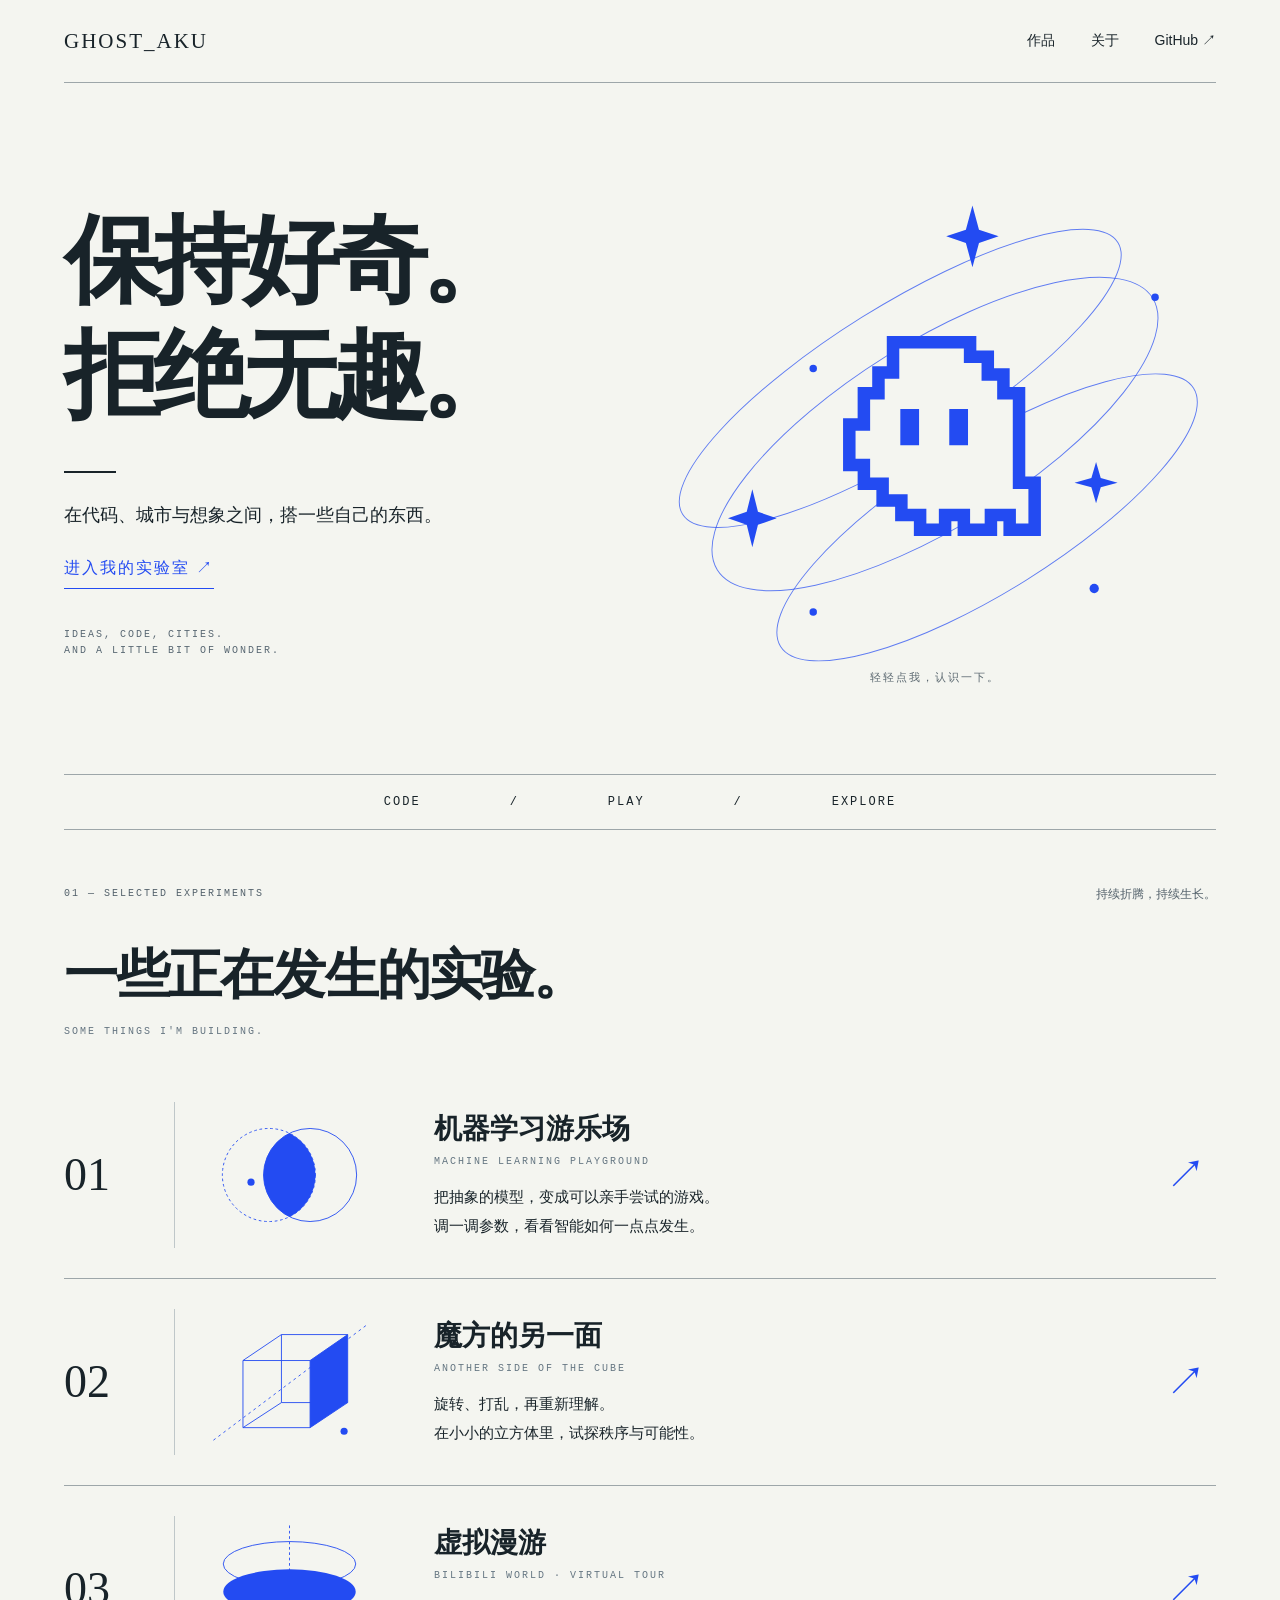
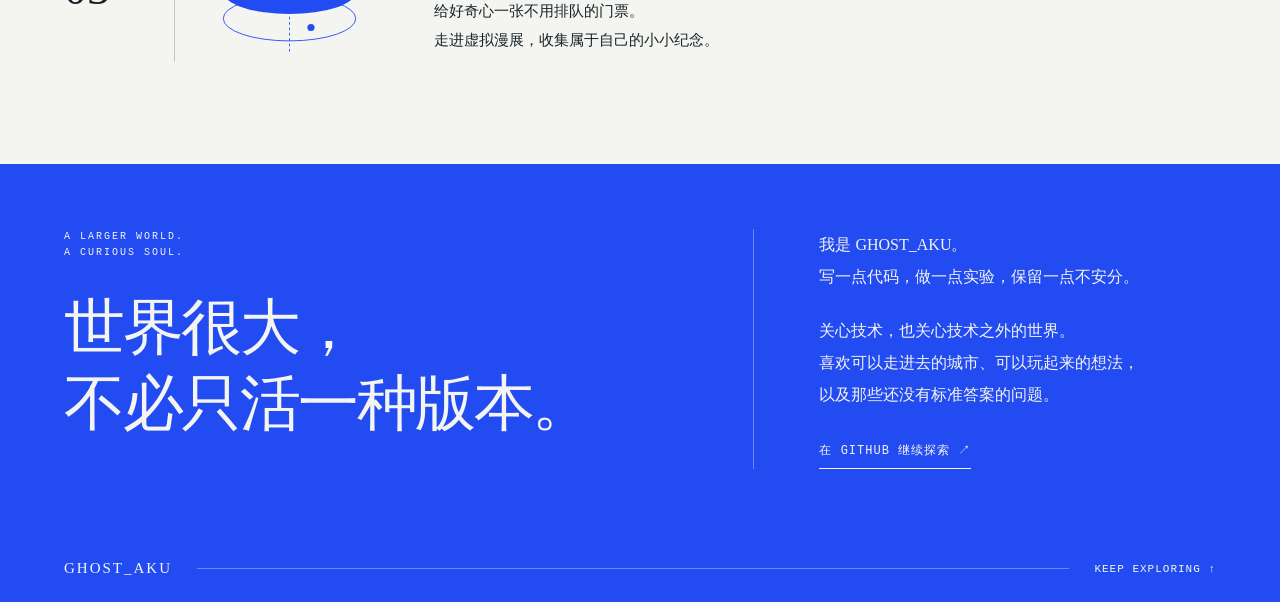
<file: index.html>
<!doctype html>
<html lang="zh-CN">
<head>
<meta charset="UTF-8"><meta name="viewport" content="width=device-width,initial-scale=1">
<title>GHOST_AKU — 保持好奇，拒绝无趣</title>
<meta name="description" content="GHOST_AKU 的个人宇宙。在代码、城市与想象之间，搭一些自己的东西。探索机器学习游乐场、魔方实验与虚拟漫游。">
<meta name="theme-color" content="#f4f5f0"><meta property="og:title" content="GHOST_AKU — 保持好奇，拒绝无趣"><meta property="og:description" content="在代码、城市与想象之间，搭一些自己的东西。"><meta property="og:type" content="website"><meta property="og:url" content="https://ghost-aku.github.io/">
<link rel="icon" type="image/svg+xml" href="./home/ghost.svg"><link rel="stylesheet" href="./home/style.css"><script defer src="./home/app.js"></script>
</head>
<body>
<a class="skip" href="#projects">跳到作品</a>
<header class="wrap"><a class="brand" href="./" aria-label="GHOST_AKU 首页">GHOST_AKU</a><nav aria-label="主导航"><a href="#projects">作品</a><a href="#about">关于</a><a href="https://github.com/GHOST-AKU">GitHub ↗</a></nav></header>
<main>
<section class="hero wrap" aria-labelledby="hero-title">
<div class="hero-copy"><h1 id="hero-title"><span>保持好奇。</span><span>拒绝无趣。</span></h1><p class="intro">在代码、城市与想象之间，搭一些自己的东西。</p><a class="text-link" href="#projects">进入我的实验室 <span class="arrow">↗</span></a><p class="micro hero-note">IDEAS, CODE, CITIES.<br>AND A LITTLE BIT OF WONDER.</p></div>
<div class="universe"><svg viewBox="0 0 600 600" aria-hidden="true"><g transform="rotate(-32 300 300)"><ellipse class="orbit" cx="300" cy="230" rx="274" ry="77"/><ellipse class="orbit orbit-b" cx="300" cy="300" rx="274" ry="98"/><ellipse class="orbit orbit-c" cx="300" cy="405" rx="260" ry="79"/></g><g fill="currentColor"><path class="spark" d="M340 56l7 26 21 7-21 7-7 26-7-26-21-7 21-7z"/><path class="spark" d="M105 359l6 24 20 7-20 7-6 24-6-24-20-7 20-7z"/><path d="M472 330l5 17 18 5-18 5-5 17-5-17-18-5 18-5z"/><circle cx="170" cy="230" r="4"/><circle cx="535" cy="154" r="4"/><circle cx="470" cy="465" r="5"/><circle cx="170" cy="490" r="4"/></g></svg><p class="ghost-reply" role="status" aria-live="polite"></p><button class="ghost-button" type="button" aria-label="和小幽灵打招呼"><svg viewBox="0 0 230 250" aria-hidden="true"><path class="ghost-body" d="M72 30h74v14h17v17h15v18h15v86h15v45h-24v-14h-18v14h-26v-14h-18v14H98v-14H80v-14H62v-16H44v-18H30v-39h14V79h14V59h14z"/><g class="eyes"><path d="M79 94h18v35H79zm47 0h18v35h-18z"/></g></svg></button><p class="ghost-hint">轻轻点我，认识一下。</p></div>
</section>
<div class="taxonomy wrap" aria-hidden="true"><span>CODE</span><span>/</span><span>PLAY</span><span>/</span><span>EXPLORE</span></div>
<section class="projects wrap" id="projects" aria-labelledby="project-title"><div class="section-top"><span class="micro">01 — SELECTED EXPERIMENTS</span><span>持续折腾，持续生长。</span></div><h2 id="project-title">一些正在发生的实验。</h2><p class="micro subheading">SOME THINGS I'M BUILDING.</p>
<a class="project" href="https://github.com/GHOST-AKU/gbm-gradient-game"><span class="number">01</span><div class="project-art" aria-hidden="true"><svg viewBox="0 0 200 150"><defs><clipPath id="lens"><circle cx="77" cy="75" r="52"/></clipPath></defs><circle cx="77" cy="75" r="52" fill="none" stroke="currentColor" stroke-dasharray="3 3"/><circle cx="123" cy="75" r="52" fill="none" stroke="currentColor"/><circle cx="123" cy="75" r="52" fill="currentColor" clip-path="url(#lens)"/><circle cx="57" cy="83" r="4" fill="currentColor"/></svg></div><div><h3>机器学习游乐场</h3><div class="english">MACHINE LEARNING PLAYGROUND</div><p>把抽象的模型，变成可以亲手尝试的游戏。<br>调一调参数，看看智能如何一点点发生。</p></div><span class="project-arrow" aria-hidden="true">↗</span></a>
<a class="project" href="https://github.com/GHOST-AKU/aku-rubik"><span class="number">02</span><div class="project-art" aria-hidden="true"><svg viewBox="0 0 200 150"><g stroke="currentColor" fill="none"><path d="M48 51h75v75H48zM48 51l43-29h74v76l-42 28M123 51l42-29M91 22v76H165M48 126l43-28"/><path d="M15 140L188 10" stroke-dasharray="3 4"/></g><path d="M123 51l42-29v76l-42 28z" fill="currentColor"/><circle cx="161" cy="130" r="4" fill="currentColor"/></svg></div><div><h3>魔方的另一面</h3><div class="english">ANOTHER SIDE OF THE CUBE</div><p>旋转、打乱，再重新理解。<br>在小小的立方体里，试探秩序与可能性。</p></div><span class="project-arrow" aria-hidden="true">↗</span></a>
<a class="project" href="./bw/"><span class="number">03</span><div class="project-art" aria-hidden="true"><svg viewBox="0 0 200 150"><g fill="none" stroke="currentColor"><ellipse cx="100" cy="47" rx="74" ry="25"/><ellipse cx="100" cy="108" rx="74" ry="25"/><path d="M100 4v142" stroke-dasharray="3 3"/></g><ellipse cx="100" cy="78" rx="74" ry="25" fill="currentColor"/><circle cx="124" cy="118" r="4" fill="currentColor"/></svg></div><div><h3>虚拟漫游</h3><div class="english">BILIBILI WORLD · VIRTUAL TOUR</div><p>给好奇心一张不用排队的门票。<br>走进虚拟漫展，收集属于自己的小小纪念。</p></div><span class="project-arrow" aria-hidden="true">↗</span></a>
</section>
<section class="about" id="about" aria-labelledby="about-title"><div class="wrap"><div class="about-grid"><div><div class="micro">A LARGER WORLD.<br>A CURIOUS SOUL.</div><h2 id="about-title">世界很大，<br>不必只活一种版本。</h2></div><div class="about-body"><p>我是 GHOST_AKU。<br>写一点代码，做一点实验，保留一点不安分。</p><p>关心技术，也关心技术之外的世界。<br>喜欢可以走进去的城市、可以玩起来的想法，<br>以及那些还没有标准答案的问题。</p><a class="text-link" href="https://github.com/GHOST-AKU">在 GITHUB 继续探索 ↗</a></div></div><footer class="footer"><span class="brand">GHOST_AKU</span><a href="#hero-title">KEEP EXPLORING ↑</a></footer></div></section>
</main>
</body></html>
</file>
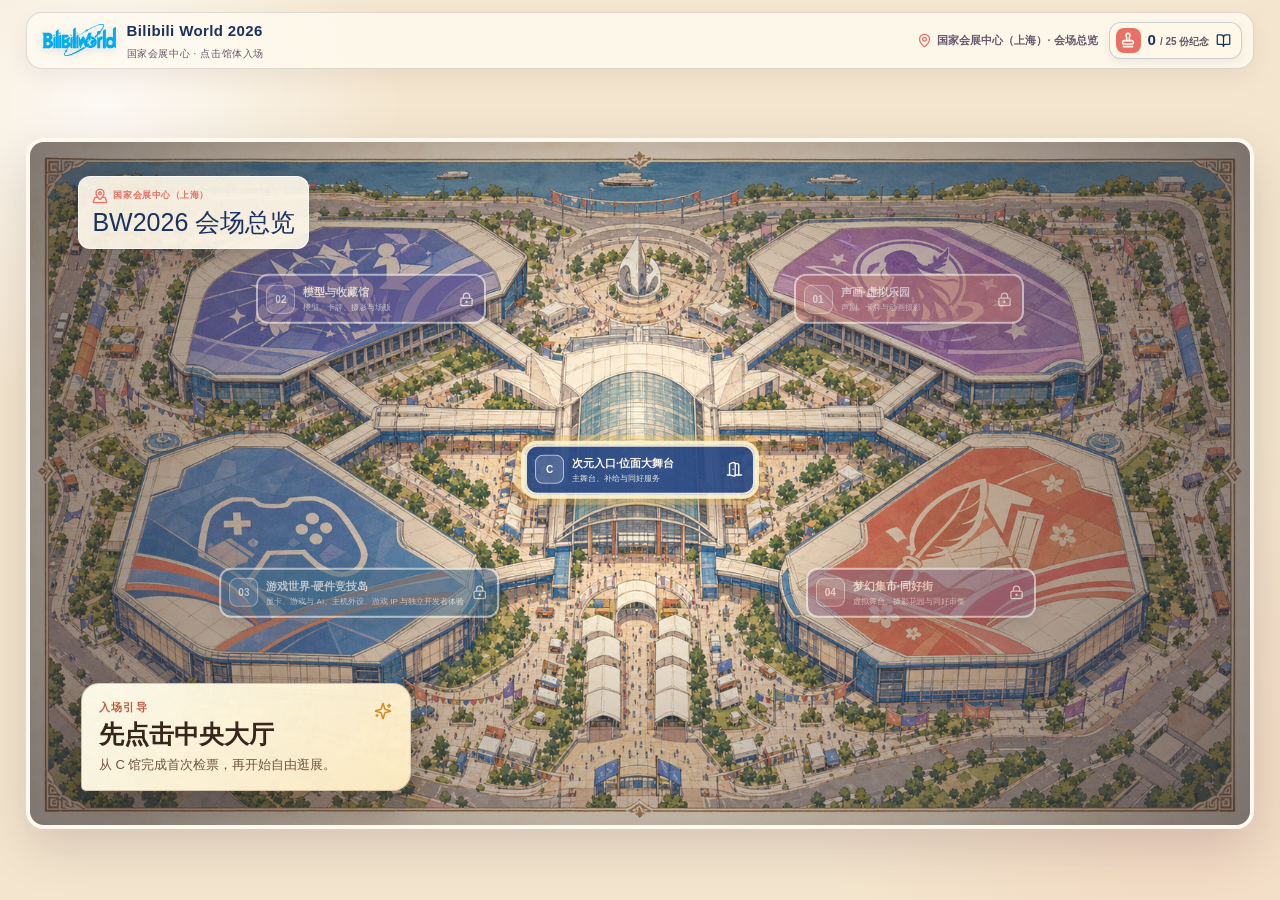
<file: bw/index.html>
<!DOCTYPE html><html lang="zh-CN"><head><meta charSet="utf-8"/><meta name="viewport" content="width=device-width, initial-scale=1"/><link rel="preload" as="image" href="/assets/bilibiliworld-classic-logo-autotraced.svg"/><link rel="preload" as="image" href="/assets/maps/national-expo-overview-v1.png"/><link rel="stylesheet" href="/assets/index-C6x9zx_G.css" data-rsc-css-href="/assets/index-C6x9zx_G.css" data-precedence="vite-rsc/importer-resources"/><link rel="modulepreload" href="/assets/layout-segment-context-DdiTZ9QZ.js" crossorigin=""/><link rel="modulepreload" href="/assets/rolldown-runtime-S-ySWqyJ.js" crossorigin=""/><link rel="modulepreload" href="/assets/index-PcjNE1Pn.js" crossorigin=""/><link rel="modulepreload" href="/assets/framework-CXnKph_e.js" crossorigin=""/><link rel="modulepreload" href="/assets/VirtualTour-D9knFum3.js" crossorigin=""/><title>Bilibili World 2026 · 虚拟逛展</title><meta name="description" content="Bilibili World 2026 虚拟逛展：进入主题馆，体验舞台、试玩、场贩、无料与同好路线。"/><link rel="shortcut icon" href="/favicon.svg"/><link rel="icon" href="/favicon.svg"/><script>self.__VINEXT_RSC_PARAMS__={}</script><script>self.__VINEXT_RSC_NAV__={"pathname":"/","searchParams":[]}</script><link rel="modulepreload" href="/assets/index-PcjNE1Pn.js" />
<style data-vinext-fonts>/* cyrillic-ext */
@font-face {
  font-family: 'Geist';
  font-style: normal;
  font-weight: 100 900;
  font-display: swap;
  src: url(/assets/_vinext_fonts/geist-8ac0455e797f/geist-ff2310f5.woff2) format('woff2');
  unicode-range: U+0460-052F, U+1C80-1C8A, U+20B4, U+2DE0-2DFF, U+A640-A69F, U+FE2E-FE2F;
}
/* cyrillic */
@font-face {
  font-family: 'Geist';
  font-style: normal;
  font-weight: 100 900;
  font-display: swap;
  src: url(/assets/_vinext_fonts/geist-8ac0455e797f/geist-875ccdd4.woff2) format('woff2');
  unicode-range: U+0301, U+0400-045F, U+0490-0491, U+04B0-04B1, U+2116;
}
/* vietnamese */
@font-face {
  font-family: 'Geist';
  font-style: normal;
  font-weight: 100 900;
  font-display: swap;
  src: url(/assets/_vinext_fonts/geist-8ac0455e797f/geist-52306abf.woff2) format('woff2');
  unicode-range: U+0102-0103, U+0110-0111, U+0128-0129, U+0168-0169, U+01A0-01A1, U+01AF-01B0, U+0300-0301, U+0303-0304, U+0308-0309, U+0323, U+0329, U+1EA0-1EF9, U+20AB;
}
/* latin-ext */
@font-face {
  font-family: 'Geist';
  font-style: normal;
  font-weight: 100 900;
  font-display: swap;
  src: url(/assets/_vinext_fonts/geist-8ac0455e797f/geist-001175b1.woff2) format('woff2');
  unicode-range: U+0100-02BA, U+02BD-02C5, U+02C7-02CC, U+02CE-02D7, U+02DD-02FF, U+0304, U+0308, U+0329, U+1D00-1DBF, U+1E00-1E9F, U+1EF2-1EFF, U+2020, U+20A0-20AB, U+20AD-20C0, U+2113, U+2C60-2C7F, U+A720-A7FF;
}
/* latin */
@font-face {
  font-family: 'Geist';
  font-style: normal;
  font-weight: 100 900;
  font-display: swap;
  src: url(/assets/_vinext_fonts/geist-8ac0455e797f/geist-98bbbccb.woff2) format('woff2');
  unicode-range: U+0000-00FF, U+0131, U+0152-0153, U+02BB-02BC, U+02C6, U+02DA, U+02DC, U+0304, U+0308, U+0329, U+2000-206F, U+20AC, U+2122, U+2191, U+2193, U+2212, U+2215, U+FEFF, U+FFFD;
}

.__font_geist_0wx5s08 { font-family: 'Geist', sans-serif; }

.__variable_geist_0wx5s08 { --font-geist-sans: 'Geist', sans-serif; }

/* cyrillic-ext */
@font-face {
  font-family: 'Geist Mono';
  font-style: normal;
  font-weight: 100 900;
  font-display: swap;
  src: url(/assets/_vinext_fonts/geist-mono-00e989178794/geist-mono-f6b33328.woff2) format('woff2');
  unicode-range: U+0460-052F, U+1C80-1C8A, U+20B4, U+2DE0-2DFF, U+A640-A69F, U+FE2E-FE2F;
}
/* cyrillic */
@font-face {
  font-family: 'Geist Mono';
  font-style: normal;
  font-weight: 100 900;
  font-display: swap;
  src: url(/assets/_vinext_fonts/geist-mono-00e989178794/geist-mono-44e03052.woff2) format('woff2');
  unicode-range: U+0301, U+0400-045F, U+0490-0491, U+04B0-04B1, U+2116;
}
/* symbols2 */
@font-face {
  font-family: 'Geist Mono';
  font-style: normal;
  font-weight: 100 900;
  font-display: swap;
  src: url(/assets/_vinext_fonts/geist-mono-00e989178794/geist-mono-0638449e.woff2) format('woff2');
  unicode-range: U+2000-2001, U+2004-2008, U+200A, U+23B8-23BD, U+2500-259F;
}
/* vietnamese */
@font-face {
  font-family: 'Geist Mono';
  font-style: normal;
  font-weight: 100 900;
  font-display: swap;
  src: url(/assets/_vinext_fonts/geist-mono-00e989178794/geist-mono-971fb274.woff2) format('woff2');
  unicode-range: U+0102-0103, U+0110-0111, U+0128-0129, U+0168-0169, U+01A0-01A1, U+01AF-01B0, U+0300-0301, U+0303-0304, U+0308-0309, U+0323, U+0329, U+1EA0-1EF9, U+20AB;
}
/* latin-ext */
@font-face {
  font-family: 'Geist Mono';
  font-style: normal;
  font-weight: 100 900;
  font-display: swap;
  src: url(/assets/_vinext_fonts/geist-mono-00e989178794/geist-mono-44745446.woff2) format('woff2');
  unicode-range: U+0100-02BA, U+02BD-02C5, U+02C7-02CC, U+02CE-02D7, U+02DD-02FF, U+0304, U+0308, U+0329, U+1D00-1DBF, U+1E00-1E9F, U+1EF2-1EFF, U+2020, U+20A0-20AB, U+20AD-20C0, U+2113, U+2C60-2C7F, U+A720-A7FF;
}
/* latin */
@font-face {
  font-family: 'Geist Mono';
  font-style: normal;
  font-weight: 100 900;
  font-display: swap;
  src: url(/assets/_vinext_fonts/geist-mono-00e989178794/geist-mono-013b2f2f.woff2) format('woff2');
  unicode-range: U+0000-00FF, U+0131, U+0152-0153, U+02BB-02BC, U+02C6, U+02DA, U+02DC, U+0304, U+0308, U+0329, U+2000-206F, U+20AC, U+2122, U+2191, U+2193, U+2212, U+2215, U+FEFF, U+FFFD;
}

.__font_geist_mono_13i1j49 { font-family: 'Geist Mono', sans-serif; }

.__variable_geist_mono_13i1j49 { --font-geist-mono: 'Geist Mono', sans-serif; }
</style>
</head><body class="__variable_geist_0wx5s08 __variable_geist_mono_13i1j49 antialiased"><div class="tour-shell"><header class="site-header"><div class="brand-lockup"><img alt="Bilibili World 经典标识" class="brand-logo" height="38" src="/assets/bilibiliworld-classic-logo-autotraced.svg" width="76"/><div><strong>Bilibili World 2026</strong><span>国家会展中心 · 点击馆体入场</span></div></div><div class="header-meta"><span class="header-location"><svg xmlns="http://www.w3.org/2000/svg" width="15" height="15" viewBox="0 0 24 24" fill="none" stroke="currentColor" stroke-width="2" stroke-linecap="round" stroke-linejoin="round" class="lucide lucide-map-pin"><path d="M20 10c0 4.993-5.539 10.193-7.399 11.799a1 1 0 0 1-1.202 0C9.539 20.193 4 14.993 4 10a8 8 0 0 1 16 0"></path><circle cx="12" cy="10" r="3"></circle></svg>国家会展中心（上海）· 会场总览</span><button aria-label="打开漫展护照，已收录 0 份漫展纪念" class="passport-trigger" type="button"><span class="passport-trigger__icon"><svg xmlns="http://www.w3.org/2000/svg" width="16" height="16" viewBox="0 0 24 24" fill="none" stroke="currentColor" stroke-width="2.4" stroke-linecap="round" stroke-linejoin="round" class="lucide lucide-stamp"><path d="M5 22h14"></path><path d="M19.27 13.73A2.5 2.5 0 0 0 17.5 13h-11A2.5 2.5 0 0 0 4 15.5V17a1 1 0 0 0 1 1h14a1 1 0 0 0 1-1v-1.5c0-.66-.26-1.3-.73-1.77Z"></path><path d="M14 13V8.5C14 7 15 7 15 5a3 3 0 0 0-3-3c-1.66 0-3 1-3 3s1 2 1 3.5V13"></path></svg></span><span><strong>0</strong><small>/ <!-- -->25<!-- --> 份纪念</small></span><svg xmlns="http://www.w3.org/2000/svg" width="15" height="15" viewBox="0 0 24 24" fill="none" stroke="currentColor" stroke-width="2" stroke-linecap="round" stroke-linejoin="round" class="lucide lucide-book-open" aria-hidden="true"><path d="M12 7v14"></path><path d="M3 18a1 1 0 0 1-1-1V4a1 1 0 0 1 1-1h5a4 4 0 0 1 4 4 4 4 0 0 1 4-4h5a1 1 0 0 1 1 1v13a1 1 0 0 1-1 1h-6a3 3 0 0 0-3 3 3 3 0 0 0-3-3z"></path></svg></button></div></header><main class="tour-main"><section aria-label="国家会展中心会场总览" class="game-frame"><div class="game-canvas-shell"><section aria-label="国家会展中心 Bilibili World 会场总览" class="venue-overview is-onboarding"><img alt="国家会展中心虚拟会场鸟瞰图，四座主题展馆围绕中央环廊" class="venue-overview__art" src="/assets/maps/national-expo-overview-v1.png"/><header class="venue-overview__title"><span><svg xmlns="http://www.w3.org/2000/svg" width="16" height="16" viewBox="0 0 24 24" fill="none" stroke="currentColor" stroke-width="2" stroke-linecap="round" stroke-linejoin="round" class="lucide lucide-map-pinned"><path d="M18 8c0 3.613-3.869 7.429-5.393 8.795a1 1 0 0 1-1.214 0C9.87 15.429 6 11.613 6 8a6 6 0 0 1 12 0"></path><circle cx="12" cy="8" r="2"></circle><path d="M8.714 14h-3.71a1 1 0 0 0-.948.683l-2.004 6A1 1 0 0 0 3 22h18a1 1 0 0 0 .948-1.316l-2-6a1 1 0 0 0-.949-.684h-3.712"></path></svg>国家会展中心（上海）</span><h1>BW2026 会场总览</h1></header><aside class="venue-overview__onboarding" role="status"><span>入场引导</span><strong>先点击中央大厅</strong><p>从 C 馆完成首次检票，再开始自由逛展。</p><svg xmlns="http://www.w3.org/2000/svg" width="18" height="18" viewBox="0 0 24 24" fill="none" stroke="currentColor" stroke-width="2" stroke-linecap="round" stroke-linejoin="round" class="lucide lucide-sparkles" aria-hidden="true"><path d="M9.937 15.5A2 2 0 0 0 8.5 14.063l-6.135-1.582a.5.5 0 0 1 0-.962L8.5 9.936A2 2 0 0 0 9.937 8.5l1.582-6.135a.5.5 0 0 1 .963 0L14.063 8.5A2 2 0 0 0 15.5 9.937l6.135 1.581a.5.5 0 0 1 0 .964L15.5 14.063a2 2 0 0 0-1.437 1.437l-1.582 6.135a.5.5 0 0 1-.963 0z"></path><path d="M20 3v4"></path><path d="M22 5h-4"></path><path d="M4 17v2"></path><path d="M5 18H3"></path></svg></aside><div class="venue-overview__halls"><button aria-label="进入 次元入口·位面大舞台" class="venue-hall is-open is-guided" data-tone="central" style="left:50%;top:48%" type="button"><span class="venue-hall__index">C</span><span class="venue-hall__copy"><strong>次元入口·位面大舞台</strong><small>主舞台、补给与同好服务</small></span><svg xmlns="http://www.w3.org/2000/svg" width="17" height="17" viewBox="0 0 24 24" fill="none" stroke="currentColor" stroke-width="2" stroke-linecap="round" stroke-linejoin="round" class="lucide lucide-door-open" aria-hidden="true"><path d="M13 4h3a2 2 0 0 1 2 2v14"></path><path d="M2 20h3"></path><path d="M13 20h9"></path><path d="M10 12v.01"></path><path d="M13 4.562v16.157a1 1 0 0 1-1.242.97L5 20V5.562a2 2 0 0 1 1.515-1.94l4-1A2 2 0 0 1 13 4.561Z"></path></svg></button><button aria-label="进入 模型与收藏馆 前请先完成 C 馆检票" class="venue-hall is-locked" data-tone="cyan" disabled="" style="left:28%;top:23%" type="button"><span class="venue-hall__index">02</span><span class="venue-hall__copy"><strong>模型与收藏馆</strong><small>模型、卡牌、摄影与场贩</small></span><svg xmlns="http://www.w3.org/2000/svg" width="15" height="15" viewBox="0 0 24 24" fill="none" stroke="currentColor" stroke-width="2" stroke-linecap="round" stroke-linejoin="round" class="lucide lucide-lock-keyhole" aria-hidden="true"><circle cx="12" cy="16" r="1"></circle><rect x="3" y="10" width="18" height="12" rx="2"></rect><path d="M7 10V7a5 5 0 0 1 10 0v3"></path></svg></button><button aria-label="进入 声画·虚拟乐园 前请先完成 C 馆检票" class="venue-hall is-locked" data-tone="coral" disabled="" style="left:72%;top:23%" type="button"><span class="venue-hall__index">01</span><span class="venue-hall__copy"><strong>声画·虚拟乐园</strong><small>声剧、卡牌与动画摄影</small></span><svg xmlns="http://www.w3.org/2000/svg" width="15" height="15" viewBox="0 0 24 24" fill="none" stroke="currentColor" stroke-width="2" stroke-linecap="round" stroke-linejoin="round" class="lucide lucide-lock-keyhole" aria-hidden="true"><circle cx="12" cy="16" r="1"></circle><rect x="3" y="10" width="18" height="12" rx="2"></rect><path d="M7 10V7a5 5 0 0 1 10 0v3"></path></svg></button><button aria-label="进入 游戏世界·硬件竞技岛 前请先完成 C 馆检票" class="venue-hall is-locked" data-tone="lime" disabled="" style="left:27%;top:66%" type="button"><span class="venue-hall__index">03</span><span class="venue-hall__copy"><strong>游戏世界·硬件竞技岛</strong><small>显卡、游戏与 AI、主机外设、游戏 IP 与独立开发者体验</small></span><svg xmlns="http://www.w3.org/2000/svg" width="15" height="15" viewBox="0 0 24 24" fill="none" stroke="currentColor" stroke-width="2" stroke-linecap="round" stroke-linejoin="round" class="lucide lucide-lock-keyhole" aria-hidden="true"><circle cx="12" cy="16" r="1"></circle><rect x="3" y="10" width="18" height="12" rx="2"></rect><path d="M7 10V7a5 5 0 0 1 10 0v3"></path></svg></button><button aria-label="进入 梦幻集市·同好街 前请先完成 C 馆检票" class="venue-hall is-locked" data-tone="violet" disabled="" style="left:73%;top:66%" type="button"><span class="venue-hall__index">04</span><span class="venue-hall__copy"><strong>梦幻集市·同好街</strong><small>虚拟舞台、摄影花园与同好市集</small></span><svg xmlns="http://www.w3.org/2000/svg" width="15" height="15" viewBox="0 0 24 24" fill="none" stroke="currentColor" stroke-width="2" stroke-linecap="round" stroke-linejoin="round" class="lucide lucide-lock-keyhole" aria-hidden="true"><circle cx="12" cy="16" r="1"></circle><rect x="3" y="10" width="18" height="12" rx="2"></rect><path d="M7 10V7a5 5 0 0 1 10 0v3"></path></svg></button></div></section></div></section></main></div><script id="_R_">import("/assets/index-PcjNE1Pn.js")</script></body></html><script>self.__VINEXT_RSC_CHUNKS__=self.__VINEXT_RSC_CHUNKS__||[];self.__VINEXT_RSC_CHUNKS__.push("2:I[\"8c0f216c4604\",[],\"Children\",1]\n3:I[\"15c18cfaeeff\",[],\"LayoutSegmentProvider\",1]\n4:I[\"8c0f216c4604\",[],\"Slot\",1]\n5:I[\"593f344dc510\",[],\"RedirectBoundary\",1]\n:HL[\"/assets/index-C6x9zx_G.css\",\"style\"]\n0:{\"__route\":\"route:/\",\"__interceptionContext\":null,\"__layoutIds\":[\"layout:/\"],\"__rootLayout\":\"/\",\"page:/\":\"$L1\",\"layout:/\":[[[[\"$\",\"link\",\"css:/assets/index-C6x9zx_G.css\",{\"rel\":\"stylesheet\",\"precedence\":\"vite-rsc/importer-resources\",\"href\":\"/assets/index-C6x9zx_G.css\",\"data-rsc-css-href\":\"/assets/index-C6x9zx_G.css\"}],\"$undefined\"],[\"$\",\"html\",null,{\"lang\":\"zh-CN\",\"children\":[\"$\",\"body\",null,{\"className\":\"__variable_geist_0wx5s08 __variable_geist_mono_13i1j49 antialiased\",\"children\":[\"$\",\"$L2\",null,{}]}]}]],null],\"route:/\":[[[\"$\",\"meta\",null,{\"charSet\":\"utf-8\"}],[[\"$\",\"title\",\"0\",{\"children\":\"Bilibili World 2026 · 虚拟逛展\"}],[\"$\",\"meta\",\"1\",{\"name\":\"description\",\"content\":\"Bilibili World 2026 虚拟逛展：进入主题馆，体验舞台、试玩、场贩、无料与同好路线。\"}],[\"$\",\"link\",\"2\",{\"rel\":\"shortcut icon\",\"href\":\"/favicon.svg\"}],[\"$\",\"link\",\"3\",{\"rel\":\"icon\",\"href\":\"/favicon.svg\"}]],[[\"$\",\"meta\",\"0\",{\"name\":\"viewport\",\"content\":\"width=device-width, initial-scale=1\"}]]],[\"$\",\"$L3\",null,{\"segmentMap\":{\"children\":[]},\"children\":[\"$\",\"$L4\",null,{\"id\":\"layout:/\",\"parallelSlots\":\"$undefined\",\"children\":[\"$\",\"$L5\",null,{\"children\":[\"$\",\"$L3\",null,{\"segmentMap\":{\"children\":[]},\"children\":[\"$\",\"$L4\",null,{\"id\":\"page:/\"}]}]}]}]}]],\"__layoutFlags\":{\"layout:/\":\"s\"},\"__artifactCompatibility\":{\"schemaVersion\":1,\"graphVersion\":\"app-route-graph:4uhn5s1wvoptc\",\"deploymentVersion\":\"325eceb6-2c10-4024-a513-724c2e0dcc99\",\"appElementsSchemaVersion\":1,\"rscPayloadSchemaVersion\":1,\"rootBoundaryId\":\"/\",\"renderEpoch\":null}}\n")</script><script>self.__VINEXT_RSC_CHUNKS__=self.__VINEXT_RSC_CHUNKS__||[];self.__VINEXT_RSC_CHUNKS__.push("6:I[\"7cfbd2aa004a\",[],\"VirtualTour\",1]\n1:[\"$\",\"$L6\",null,{}]\n")</script><script>self.__VINEXT_RSC_DONE__=true</script>
</file>
<file: home/style.css>
:root{--paper:#f4f5f0;--ink:#182329;--blue:#234bf2;--line:#9da6a9;--serif:'Noto Serif CJK SC','Songti SC',SimSun,serif;--sans:Arial,'Noto Sans CJK SC','Microsoft YaHei',sans-serif}*{box-sizing:border-box}html{scroll-behavior:smooth;scroll-padding-top:30px}body{margin:0;background:var(--paper);color:var(--ink);font-family:var(--sans);-webkit-font-smoothing:antialiased}a{color:inherit;text-decoration:none}button{font:inherit}a:focus-visible,button:focus-visible{outline:3px solid var(--blue);outline-offset:7px}.wrap{width:min(1320px,90%);margin:auto}.skip{position:absolute;top:-80px;background:var(--blue);color:white;padding:15px}.skip:focus{top:5px;z-index:20}header{height:83px;border-bottom:1px solid var(--line);display:flex;align-items:center;justify-content:space-between}.brand{font:21px Georgia,serif;letter-spacing:2px}nav{display:flex;gap:36px;font-size:14px}nav a:hover{color:var(--blue)}.hero{min-height:680px;display:grid;grid-template-columns:1.05fr 1fr;align-items:center;position:relative;padding:70px 0 55px}.hero-copy{z-index:1}h1{font:600 clamp(58px,7.5vw,108px)/1.2 var(--serif);letter-spacing:-.07em;margin:0 0 38px}h1 span{display:block;white-space:nowrap}.intro{font:18px/1.9 var(--serif);margin:0 0 26px}.intro:before{content:'';display:block;width:52px;border-top:2px solid var(--ink);margin-bottom:25px}.text-link{display:inline-block;color:var(--blue);padding-bottom:9px;border-bottom:1px solid;letter-spacing:2px;font-size:16px}.text-link:hover .arrow{display:inline-block;transform:translate(3px,-3px)}.micro{font:10px/1.6 monospace;letter-spacing:2px}.hero-note{margin-top:38px;color:#586772}.universe{width:100%;aspect-ratio:1;position:relative;color:var(--blue)}.universe>svg{width:100%;height:100%;overflow:visible}.orbit{fill:none;stroke:currentColor;stroke-width:1;opacity:.7;transform-origin:300px 300px}.orbit-b{animation:orbit 24s ease-in-out infinite alternate}.orbit-c{animation:orbit 32s ease-in-out infinite alternate-reverse}.ghost-button{position:absolute;left:29%;top:28%;width:43%;height:46%;padding:0;border:0;background:none;color:inherit;cursor:pointer;animation:float 5s ease-in-out infinite}.ghost-button svg{width:100%;height:100%;overflow:visible}.ghost-body{fill:var(--paper);stroke:currentColor;stroke-width:12;stroke-linejoin:miter}.eyes{fill:currentColor;transition:transform .12s}.ghost-button:hover .eyes{transform:translateY(-4px)}.ghost-button:active{scale:.95}.ghost-hint{position:absolute;bottom:4%;width:100%;text-align:center;color:#5b6870;font-size:11px;letter-spacing:2px}.ghost-reply{position:absolute;top:14%;width:100%;text-align:center;font-size:13px;letter-spacing:1px;min-height:20px}.spark{transform-origin:center;animation:twinkle 5s ease-in-out infinite}.taxonomy{display:flex;justify-content:center;gap:8%;border-block:1px solid var(--line);padding:20px;font:12px monospace;letter-spacing:2px}.projects{padding:56px 0 72px}.section-top{display:flex;justify-content:space-between;align-items:center;color:#53616b;font-size:12px}.projects h2{font:600 clamp(32px,4.2vw,58px)/1.35 var(--serif);letter-spacing:-.035em;margin:36px 0 12px}.subheading{color:#647480;margin:0 0 32px}.project{display:grid;grid-template-columns:80px 230px 1fr 50px;align-items:center;gap:30px;border-bottom:1px solid var(--line);padding:30px 0;min-height:205px;transition:color .2s}.project:last-child{border-bottom:0}.project:hover{color:var(--blue)}.number{font:46px Georgia,serif}.project-art{height:146px;border-left:1px solid #bfc7c9;padding:0 25px;color:var(--blue)}.project-art svg{width:100%;height:100%;transition:transform .5s}.project:hover .project-art svg{transform:rotate(-6deg) scale(1.04)}.project h3{font:600 28px/1.4 var(--serif);margin:0 0 5px}.project .english{font:10px/1.8 monospace;letter-spacing:2px;color:#657682}.project p{font:15px/1.9 var(--serif);margin:12px 0 0;color:var(--ink)}.project-arrow{font:40px Georgia,serif;color:var(--blue);transition:transform .2s}.project:hover .project-arrow{transform:translateX(7px)}.about{background:var(--blue);color:var(--paper);padding:65px 0 25px}.about-grid{display:grid;grid-template-columns:1.35fr 1fr;gap:65px;align-items:center}.about h2{font:500 clamp(34px,4.8vw,67px)/1.25 var(--serif);letter-spacing:-.04em;margin:28px 0}.about-body{border-left:1px solid #ffffff55;padding-left:65px;font:16px/2 var(--serif)}.about-body p{margin:0 0 22px}.about .text-link{color:inherit;font:12px monospace;letter-spacing:1px}.footer{display:flex;justify-content:space-between;align-items:center;gap:25px;margin-top:65px;padding-top:25px;font:11px monospace;letter-spacing:1px}.footer:after{content:'';height:1px;background:#ffffff55;flex:1;order:1}.footer a{order:2}.footer .brand{font-size:15px}.footer a:hover{text-decoration:underline}.night{--paper:#141d2b;--ink:#edf0ef;--blue:#8ba6ff;--line:#52617b}.night .about{background:#263fc5;color:#f4f5f0}.night .project p{color:var(--ink)}.night .micro,.night .english,.night .ghost-hint,.night .section-top{color:#b4c1d0}.night .about .micro{color:inherit}@keyframes float{50%{transform:translateY(-15px) rotate(3deg)}}@keyframes orbit{to{transform:rotate(14deg)}}@keyframes twinkle{50%{opacity:.45}}@media(min-width:1600px){.hero{min-height:760px}}@media(max-width:760px){header{height:70px}.brand{font-size:17px}nav{gap:22px;font-size:12px}.hero{padding:55px 0 20px;min-height:0;grid-template-columns:1fr}h1{font-size:clamp(52px,11.6vw,85px);margin-bottom:25px}.intro{font-size:15px}.hero-note{display:none}.universe{width:min(430px,95%);margin:-5px auto 0}.ghost-hint{bottom:2%}.taxonomy{padding:17px 5px;font-size:10px;gap:8%}.projects{padding:35px 0}.section-top{font-size:10px}.projects h2{font-size:31px;margin-top:28px}.subheading{font-size:9px}.project{grid-template-columns:32px 70px 1fr 20px;gap:12px;min-height:170px;padding:26px 0}.number{font-size:27px}.project-art{padding:0 5px;height:95px}.project h3{font-size:21px}.project .english{font-size:8px;letter-spacing:1px}.project p{font-size:12px;margin-top:9px}.project-arrow{font-size:26px}.about{padding:40px 0 23px}.about-grid{grid-template-columns:1fr;gap:20px}.about h2{font-size:clamp(34px,8.3vw,54px)}.about-body{padding:23px 0 0;border-left:0;border-top:1px solid #ffffff55;font-size:14px}.footer{margin-top:40px;font-size:9px;gap:15px}.footer .brand{font-size:13px}}@media(prefers-reduced-motion:reduce){html{scroll-behavior:auto}*,*:before,*:after{animation:none!important;transition:none!important}}
</file>
